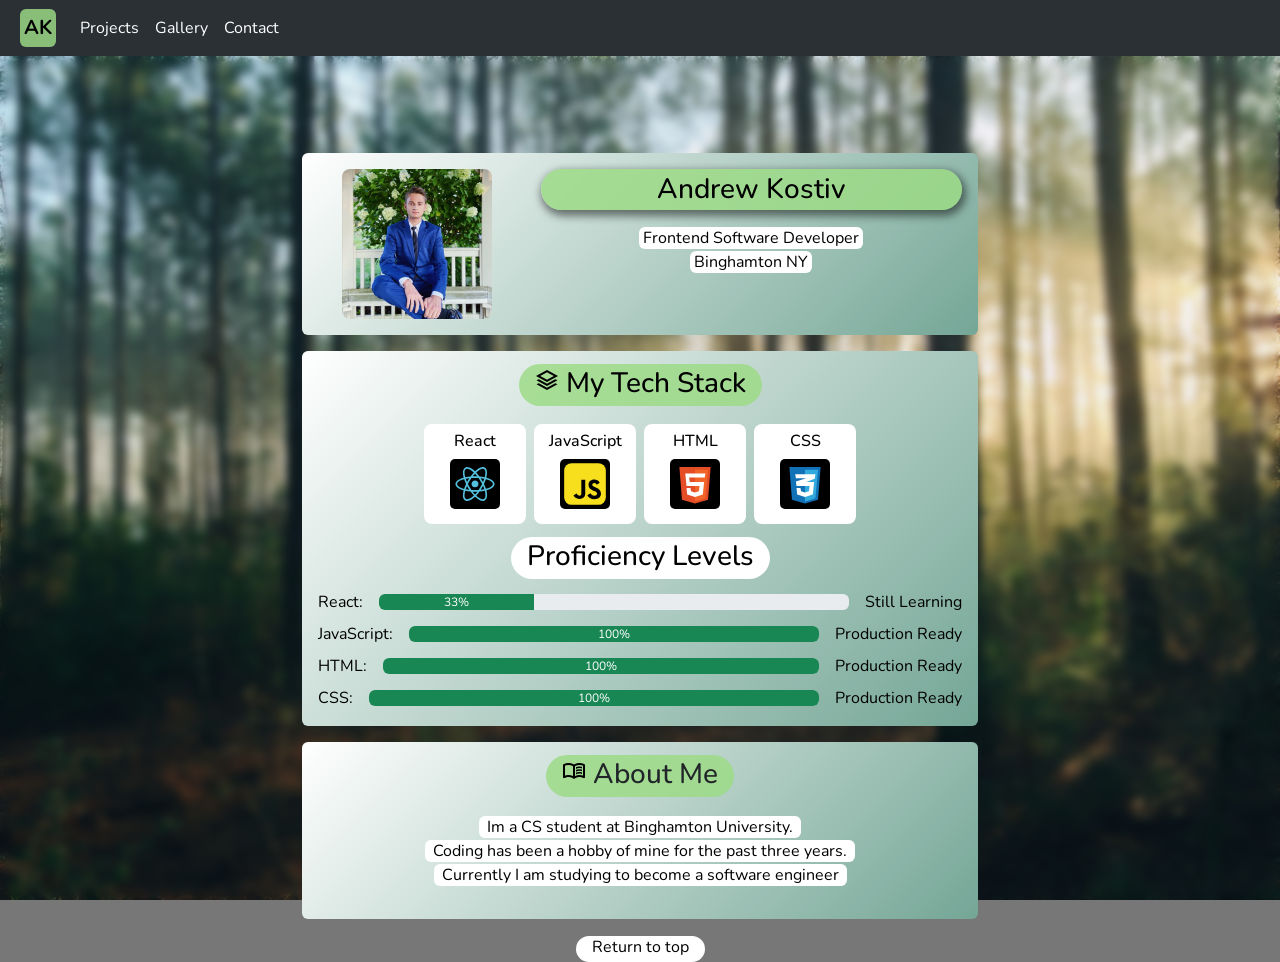
<file: index.html>
<!DOCTYPE html>
<html lang="en">

<head>
    <meta charset="UTF-8">
    <meta name="viewport" content="width=device-width, initial-scale=1.0">
    <link rel="stylesheet" href="style.css">
    <link rel="shortcut icon" href="./images/favicon.svg" type="image/x-icon">

    <!-- links to google fonts -->
    <link rel="preconnect" href="https://fonts.googleapis.com">
    <link rel="preconnect" href="https://fonts.gstatic.com" crossorigin>
    <link
        href="https://fonts.googleapis.com/css2?family=Google+Sans:ital,opsz,wght@0,17..18,400..700;1,17..18,400..700&family=Nunito:ital,wght@0,200..1000;1,200..1000&family=Outfit:wght@100..900&family=Pacifico&family=Petit+Formal+Script&family=Playwrite+US+Trad:wght@100..400&family=Roboto:ital,wght@0,100..900;1,100..900&family=Squada+One&family=Ubuntu:ital,wght@0,300;0,400;0,500;0,700;1,300;1,400;1,500;1,700&display=swap"
        rel="stylesheet">

    <!-- links to bootstrap -->
    <link href="https://cdn.jsdelivr.net/npm/bootstrap@5.3.8/dist/css/bootstrap.min.css" rel="stylesheet"
        integrity="sha384-sRIl4kxILFvY47J16cr9ZwB07vP4J8+LH7qKQnuqkuIAvNWLzeN8tE5YBujZqJLB" crossorigin="anonymous">
    <script defer src="https://cdn.jsdelivr.net/npm/bootstrap@5.3.8/dist/js/bootstrap.bundle.min.js"
        integrity="sha384-FKyoEForCGlyvwx9Hj09JcYn3nv7wiPVlz7YYwJrWVcXK/BmnVDxM+D2scQbITxI"
        crossorigin="anonymous"></script>
    <script defer src="Navbar.js"></script>
    <link rel="stylesheet" href="https://fonts.googleapis.com/css2?family=Material+Symbols+Outlined" />
    <title>Andrew's CV</title>
</head>

<body id="top">
    <div class="w-100 h-100 position-fixed z-0" style="backdrop-filter: blur(5px);"></div>
    <nav-bar></nav-bar>
    <div style="min-height: 50px; top: 0;"></div>
    <main
        class="d-flex flex-column h-100 text-center z-1 d-flex justify-content-center align-items-center flex-column p-4">
        <article class="mb-3 d-flex flex-wrap gap-3 flex-column justify-content-center container" style="width: 700px;">
            <!-- spacer -->
            <div class="p-5"></div>
            <!-- Title Card -->
            <section class="card p-3 container col-12 custom-bg">
                <div class="row">

                    <div class="col order-sm-1">
                        <h3 class="card-title m-0 px-3 py-1 rounded-5"
                            style="box-shadow: 2px 4px 8px 2px rgba(0, 0, 0, 0.5); background-color: var(--green1);">
                            Andrew Kostiv</h3>
                        <p class="card-body">
                            <span class="bg-white px-1 rounded">Frontend Software Developer</span><br>
                            <span class="bg-white px-1 rounded">Binghamton NY</span>
                        </p>
                    </div>
                    <div class="col-sm-4 order-sm-0">
                        <img src="./images/pfp.jpg" id="pfp" alt="Andrew Kostiv" class="card-img rounded-3"
                            style="width: 150px;">
                    </div>
                </div>
            </section>
            <!-- Skills Card -->
            <section class="card p-3 container col-12 custom-bg">
                <h3 class="card-title">
                    <span class="px-3 pb-1 rounded-5" style="background-color: var(--green1);">
                        <span class="material-symbols-outlined">stacks</span>
                        My Tech Stack</span>
                </h3>
                <div class="card-body d-flex gap-2 flex-wrap justify-content-center">
                    <div class="skill-card rounded-3 p-2 col-7 col-sm-2">
                        <h3 class="fs-6">React</h3>
                        <img style="width: 50px" src="./images/React.svg" alt="">
                    </div>
                    <div class="skill-card rounded-3 p-2 col-7 col-sm-2">
                        <h3 class="fs-6">JavaScript</h3>
                        <img style="width: 50px" src="./images/JavaScript.svg" alt="">
                    </div>
                    <div class="skill-card rounded-3 p-2 col-7 col-sm-2">
                        <h3 class="fs-6">HTML</h3>
                        <img style="width: 50px" src="./images/HTML.svg" alt="">
                    </div>
                    <div class="skill-card rounded-3 p-2 col-7 col-sm-2">
                        <h3 class="fs-6">CSS</h3>
                        <img style="width: 50px" src="./images/CSS.svg" alt="">
                    </div>
                </div>
                <!-- bars -->
                <section class="d-flex flex-column align-items-center gap-2">
                    <h3 class="w-100"><span class="px-3 pb-1 rounded-5 bg-white">Proficiency Levels</span></h3>
                    <!-- React -->
                    <div class="d-flex gap-3 w-100 justify-content-center align-items-center text-center">
                        <p class="m-0">React: </p>
                        <c-react-bar class="progress flex-grow-1" role="progressbar" aria-label="Success example"
                            aria-valuenow="25" aria-valuemin="0" aria-valuemax="100">
                            <div class="progress-bar bg-success" style="width: 33%">33%</div>
                        </c-react-bar>
                        <p class="m-0">Still Learning</p>
                    </div>
                    <!-- Javascript -->
                    <div class="d-flex gap-3 w-100 justify-content-center align-items-center text-center">
                        <p class="m-0">JavaScript: </p>
                        <c-react-bar class="progress flex-grow-1" role="progressbar" aria-label="Success example"
                            aria-valuenow="25" aria-valuemin="0" aria-valuemax="100">
                            <div class="progress-bar bg-success" style="width: 100%">100%</div>
                        </c-react-bar>
                        <p class="m-0">Production Ready</p>
                    </div>
                    <!-- HTML -->
                    <div class="d-flex gap-3 w-100 justify-content-center align-items-center text-center">
                        <p class="m-0">HTML: </p>
                        <c-react-bar class="progress flex-grow-1" role="progressbar" aria-label="Success example"
                            aria-valuenow="25" aria-valuemin="0" aria-valuemax="100">
                            <div class="progress-bar bg-success" style="width: 100%">100%</div>
                        </c-react-bar>
                        <p class="m-0">Production Ready</p>
                    </div>
                    <!-- CSS -->
                    <div class="d-flex gap-3 w-100 justify-content-center align-items-center text-center">
                        <p class="m-0">CSS: </p>
                        <c-react-bar class="progress flex-grow-1" role="progressbar" aria-label="Success example"
                            aria-valuenow="25" aria-valuemin="0" aria-valuemax="100">
                            <div class="progress-bar bg-success" style="width: 100%">100%</div>
                        </c-react-bar>
                        <p class="m-0">Production Ready</p>
                    </div>
                </section>
            </section>
            <!-- Bio -->
            <section class="card p-3 container col-12 custom-bg">
                <h3 class="card-title">
                    <span class="card-title m-0 px-3 pb-1 rounded-5" style="background-color: var(--green1);">
                        <span class="material-symbols-outlined">menu_book</span>
                        About Me</span>
                </h3>
                <div class="card-body">
                    <span class="bg-white px-2 rounded">Im a CS student at Binghamton University.</span><br>
                    <span class="bg-white px-2 rounded">Coding has been a hobby of mine for the past three
                        years.</span><br>
                    <span class="bg-white px-2 rounded">Currently I am studying to become a software engineer</span>
                </div>
            </section>

        </article>
        <div class="d-flex flex-grow-1"></div>
        <a class="col-12 text-decoration-none" href="#top"><span class="bg-white px-3 pb-1 rounded-5 ">Return to
                top</span></a>
    </main>
</body>

</html>
</file>
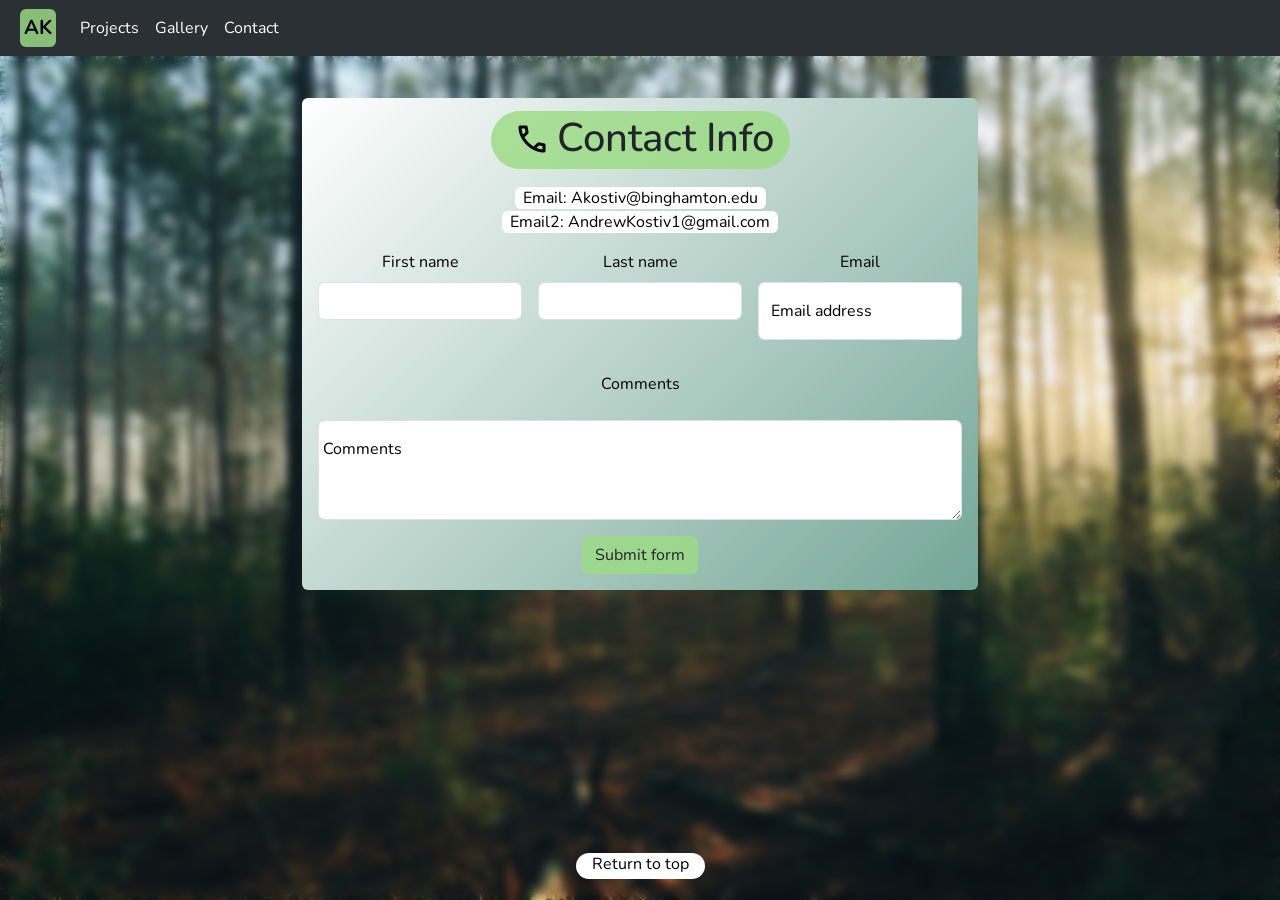
<file: contact.html>
<!DOCTYPE html>
<html lang="en">

<head>
    <meta charset="UTF-8">
    <meta name="viewport" content="width=device-width, initial-scale=1.0">
    <link rel="shortcut icon" href="./images/favicon.svg" type="image/x-icon">
    <link rel="stylesheet" href="https://fonts.googleapis.com/css2?family=Material+Symbols+Outlined" />
    <!-- links to google fonts -->
    <link rel="preconnect" href="https://fonts.googleapis.com">
    <link rel="preconnect" href="https://fonts.gstatic.com" crossorigin>
    <link
        href="https://fonts.googleapis.com/css2?family=Google+Sans:ital,opsz,wght@0,17..18,400..700;1,17..18,400..700&family=Nunito:ital,wght@0,200..1000;1,200..1000&family=Outfit:wght@100..900&family=Pacifico&family=Petit+Formal+Script&family=Playwrite+US+Trad:wght@100..400&family=Roboto:ital,wght@0,100..900;1,100..900&family=Squada+One&family=Ubuntu:ital,wght@0,300;0,400;0,500;0,700;1,300;1,400;1,500;1,700&display=swap"
        rel="stylesheet">

    <!-- links to bootstrap -->
    <link href="https://cdn.jsdelivr.net/npm/bootstrap@5.3.8/dist/css/bootstrap.min.css" rel="stylesheet"
        integrity="sha384-sRIl4kxILFvY47J16cr9ZwB07vP4J8+LH7qKQnuqkuIAvNWLzeN8tE5YBujZqJLB" crossorigin="anonymous">
    <link rel="stylesheet" href="style.css">

    <script defer src="https://cdn.jsdelivr.net/npm/bootstrap@5.3.8/dist/js/bootstrap.bundle.min.js"
        integrity="sha384-FKyoEForCGlyvwx9Hj09JcYn3nv7wiPVlz7YYwJrWVcXK/BmnVDxM+D2scQbITxI"
        crossorigin="anonymous"></script>
    <script defer src="Navbar.js"></script>


    <title>Andrew's CV</title>
</head>

<body>
    <div class="w-100 h-100 position-fixed z-0" style="backdrop-filter: blur(5px);"></div>
    <nav-bar></nav-bar>
    <div style="min-height: 50px; top: 0;"></div>

    <main class="container z-1 text-center pt-5 h-100 d-flex flex-column" style="width: 700px;">

        <section class="card p-3 mb-3 custom-bg" style="backdrop-filter: blur(10px);">
            <h1 class="card-title"><span class="card-title m-0 px-3 pb-1 rounded-5"
                    style="background-color: var(--green1);"><span class="material-symbols-outlined"
                        style="width: 50px; scale: 1.5;">
                        call
                    </span>Contact Info</span></h1>
            <div class="card-body">
                <span class="bg-white px-2 rounded"> Email: Akostiv@binghamton.edu</span><br>
                <span class="bg-white px-2 rounded"> Email2: AndrewKostiv1@gmail.com</span>
            </div>
            <form class="row g-3 needs-validation" novalidate>
                <div class="col-md-4">
                    <label for="validationCustom01" class="form-label">First name</label>
                    <input type="text" class="form-control" id="validationCustom01" required>
                    <div class="valid-feedback">
                        Looks good!
                    </div>
                </div>
                <div class="col-md-4">
                    <label for="validationCustom02" class="form-label">Last name</label>
                    <input type="text" class="form-control" id="validationCustom02" required>
                    <div class="valid-feedback">
                        Looks good!
                    </div>
                </div>
                <div class="col-md-4">
                    <label for="validationCustomEmail" class="form-label">Email</label>
                    <div class="input-group has-validation">
                        <div class="form-floating mb-3">
                            <input type="email" class="form-control" id="validationCustomEmail"
                                placeholder="name@example.com" required>
                            <label for="floatingInput">Email address</label>
                        </div>
                        <div class="invalid-feedback">
                            Please choose an Email.
                        </div>
                    </div>
                </div>
                <label for="floatingTextarea2" class="form-label">Comments</label>
                <div class="form-floating">
                    <textarea class="form-control" placeholder="Leave a comment here" id="floatingTextarea2"
                        style="height: 100px"></textarea>
                    <label for="floatingTextarea2">Comments</label>
                </div>
                <div class="col-12">
                    <button id="contact-submit-btn" class="btn" style="background-color: var(--green1); "
                        type="submit">Submit form</button>
                </div>
            </form>
        </section>
        <div class="d-flex flex-grow-1"></div>
        <a class="col-12 text-decoration-none p-4" href="#top"><span class="bg-white px-3 pb-1 rounded-5 ">Return to
                top</span></a>

    </main>
</body>

</html>
</file>
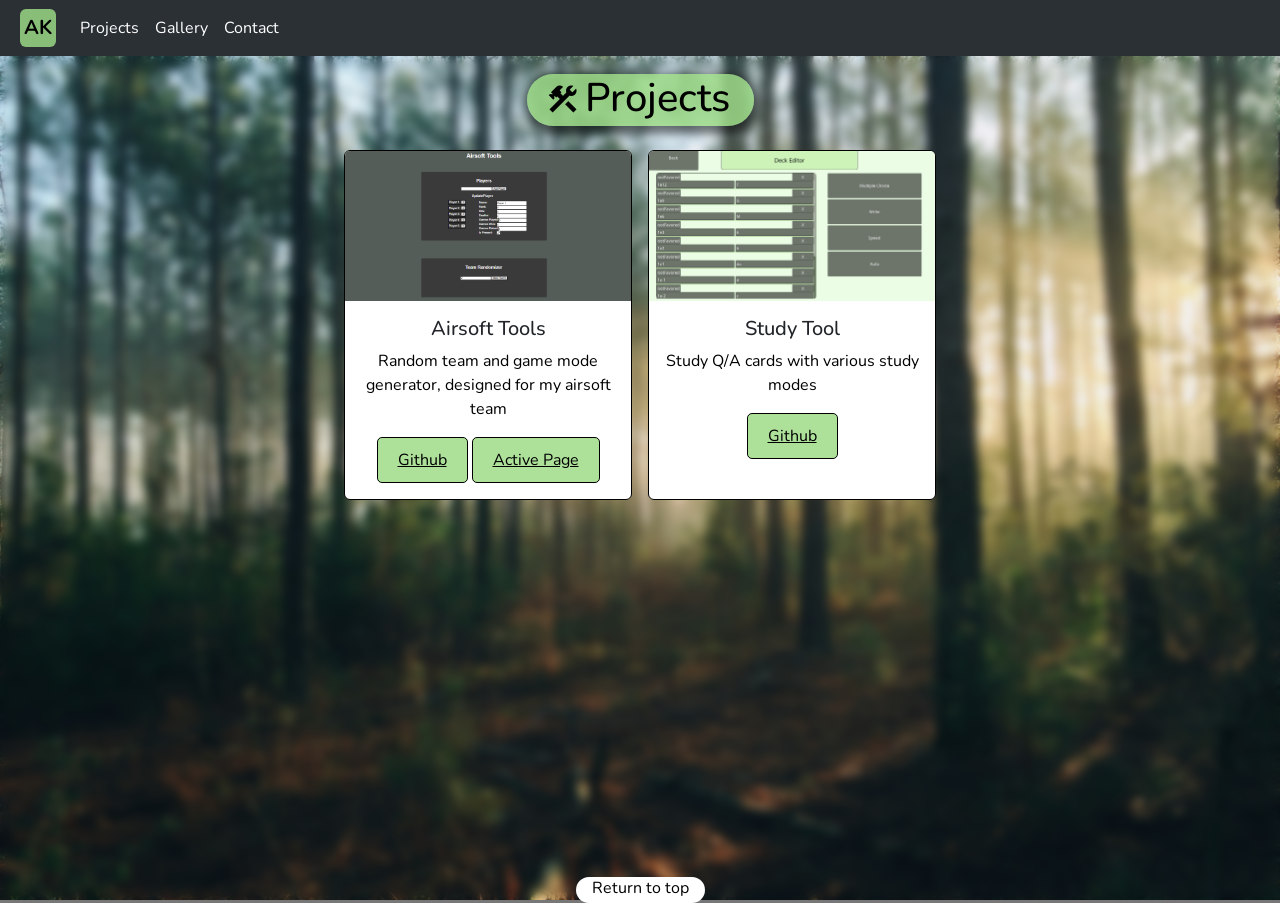
<file: projects.html>
<!DOCTYPE html>
<html lang="en">

<head>
    <meta charset="UTF-8">
    <meta name="viewport" content="width=device-width, initial-scale=1.0">
    <link rel="stylesheet" href="style.css">
    <link rel="shortcut icon" href="./images/favicon.svg" type="image/x-icon">
    <link rel="stylesheet" href="https://fonts.googleapis.com/css2?family=Material+Symbols+Outlined" />

    <!-- links to google fonts -->
    <link rel="preconnect" href="https://fonts.googleapis.com">
    <link rel="preconnect" href="https://fonts.gstatic.com" crossorigin>
    <link
        href="https://fonts.googleapis.com/css2?family=Google+Sans:ital,opsz,wght@0,17..18,400..700;1,17..18,400..700&family=Nunito:ital,wght@0,200..1000;1,200..1000&family=Outfit:wght@100..900&family=Pacifico&family=Petit+Formal+Script&family=Playwrite+US+Trad:wght@100..400&family=Roboto:ital,wght@0,100..900;1,100..900&family=Squada+One&family=Ubuntu:ital,wght@0,300;0,400;0,500;0,700;1,300;1,400;1,500;1,700&display=swap"
        rel="stylesheet">

    <!-- links to bootstrap -->
    <link href="https://cdn.jsdelivr.net/npm/bootstrap@5.3.8/dist/css/bootstrap.min.css" rel="stylesheet"
        integrity="sha384-sRIl4kxILFvY47J16cr9ZwB07vP4J8+LH7qKQnuqkuIAvNWLzeN8tE5YBujZqJLB" crossorigin="anonymous">
    <script defer src="https://cdn.jsdelivr.net/npm/bootstrap@5.3.8/dist/js/bootstrap.bundle.min.js"
        integrity="sha384-FKyoEForCGlyvwx9Hj09JcYn3nv7wiPVlz7YYwJrWVcXK/BmnVDxM+D2scQbITxI"
        crossorigin="anonymous"></script>
    <script defer src="Navbar.js"></script>


    <title>Andrew's CV</title>
</head>

<body>
    <div class="w-100 h-100 position-fixed z-0" style="backdrop-filter: blur(5px);"></div>
    <nav-bar></nav-bar>
    <div style="min-height: 50px; top: 0;"></div>

    <main class="container z-1 text-center d-flex flex-column h-100">
        <h1 class="text-center px-4 pb-1 my-4 m-auto rounded-5" style="box-shadow: 2px 4px 8px 4px rgba(0, 0, 0, 0.5); 
            background-color: var(--green1);">
            <span class="material-symbols-outlined" style="scale: 1.5;">
                construction
            </span>
            Projects
        </h1>
        <div class="d-flex flex-wrap justify-content-center gap-3">

            <div class="d-flex justify-content-center">
                <div class="card border border-1 border-black" style="width: 18rem;">
                    <img src="./images/Airsoft Tools.png" class="card-img-top" alt="Airsoft Tools"
                        style="height: 150px; object-fit: cover;">
                    <div class="card-body">
                        <h5 class="card-title">Airsoft Tools</h5>
                        <p class="card-text">Random team and game mode generator, designed for my airsoft team</p>
                        <a href="https://github.com/AndrewKostiv/Airsoft-Tools" target="_blank"
                            class="d-inline-block project-btn">Github</a>
                        <a href="https://airsoft-tools.vercel.app" target="_blank"
                            class="d-inline-block project-btn">Active Page</a>
                    </div>
                </div>
            </div>
            <div class="d-flex justify-content-center">
                <div class="card border border-1 border-black" style="width: 18rem; ">
                    <img src="./images/Study App.png" class="card-img-top" alt="Study App"
                        style="height: 150px; object-fit: cover;">
                    <div class="card-body">
                        <h5 class="card-title">Study Tool</h5>
                        <p class="card-text">Study Q/A cards with various study modes</p>
                        <a href="https://github.com/AndrewKostiv/Photon-Project-v0.24.0" target="_blank"
                            class="d-inline-block project-btn">Github</a>
                    </div>
                </div>
            </div>
        </div>
        <div class="d-flex flex-grow-1"></div>
        <a class="col-12 text-decoration-none" href="#top"><span class="bg-white px-3 pb-1 rounded-5 ">Return to
                top</span></a>
    </main>
</body>

</html>
</file>
<file: style.css>
:root {
  --text-color: black;
  --green1: rgba(157, 219, 134, 0.83);
}

* {
  color: var(--text-color);
  box-sizing: border-box;
  padding: 0;
  margin: 0;
}

html,
body {
  display: flex;
  flex-direction: column;
  background-size: cover;
  background-position: center;
  background-attachment: fixed;
  height: 100%;
  width: 100%;
  margin: 0;
  padding: 0;
  font-family: "Nunito", sans-serif !important;
  background-color: #777;
  background-image: url(./images/Background.jpg);
  color: var(--text);
  z-index: -2;
}

.skill-card {
  display: flex;
  align-items: center;
  flex-direction: column;
  background-color: white;
  min-width: 100px;
  min-height: 100px;
}

#pfp {
  aspect-ratio: 1/1;
  object-fit: cover;
}

.project-btn {
  background-color: var(--green1);
  padding: 10px 20px;
  cursor: pointer;
  border: solid 1px black;
  color: black;
  border-radius: 5px;
  transition: 100ms ease-in-out;
}

.project-btn:hover {
  background-color: white;
  box-shadow: 0px 4px 8px 2px rgba(0, 0, 0, 0.3);
}

.custom-bg {
  background: linear-gradient(
    135deg,
    rgb(255, 255, 255),
    rgb(116, 166, 150)
  ) !important;
  border: none !important;
}

#contact-submit-btn:hover {
  background-color: rgba(60, 83, 52, 0.83) !important;
  color: white;
  box-shadow: 0px 4px 8px 2px rgba(0, 0, 0, 0.3);
}
</file>
